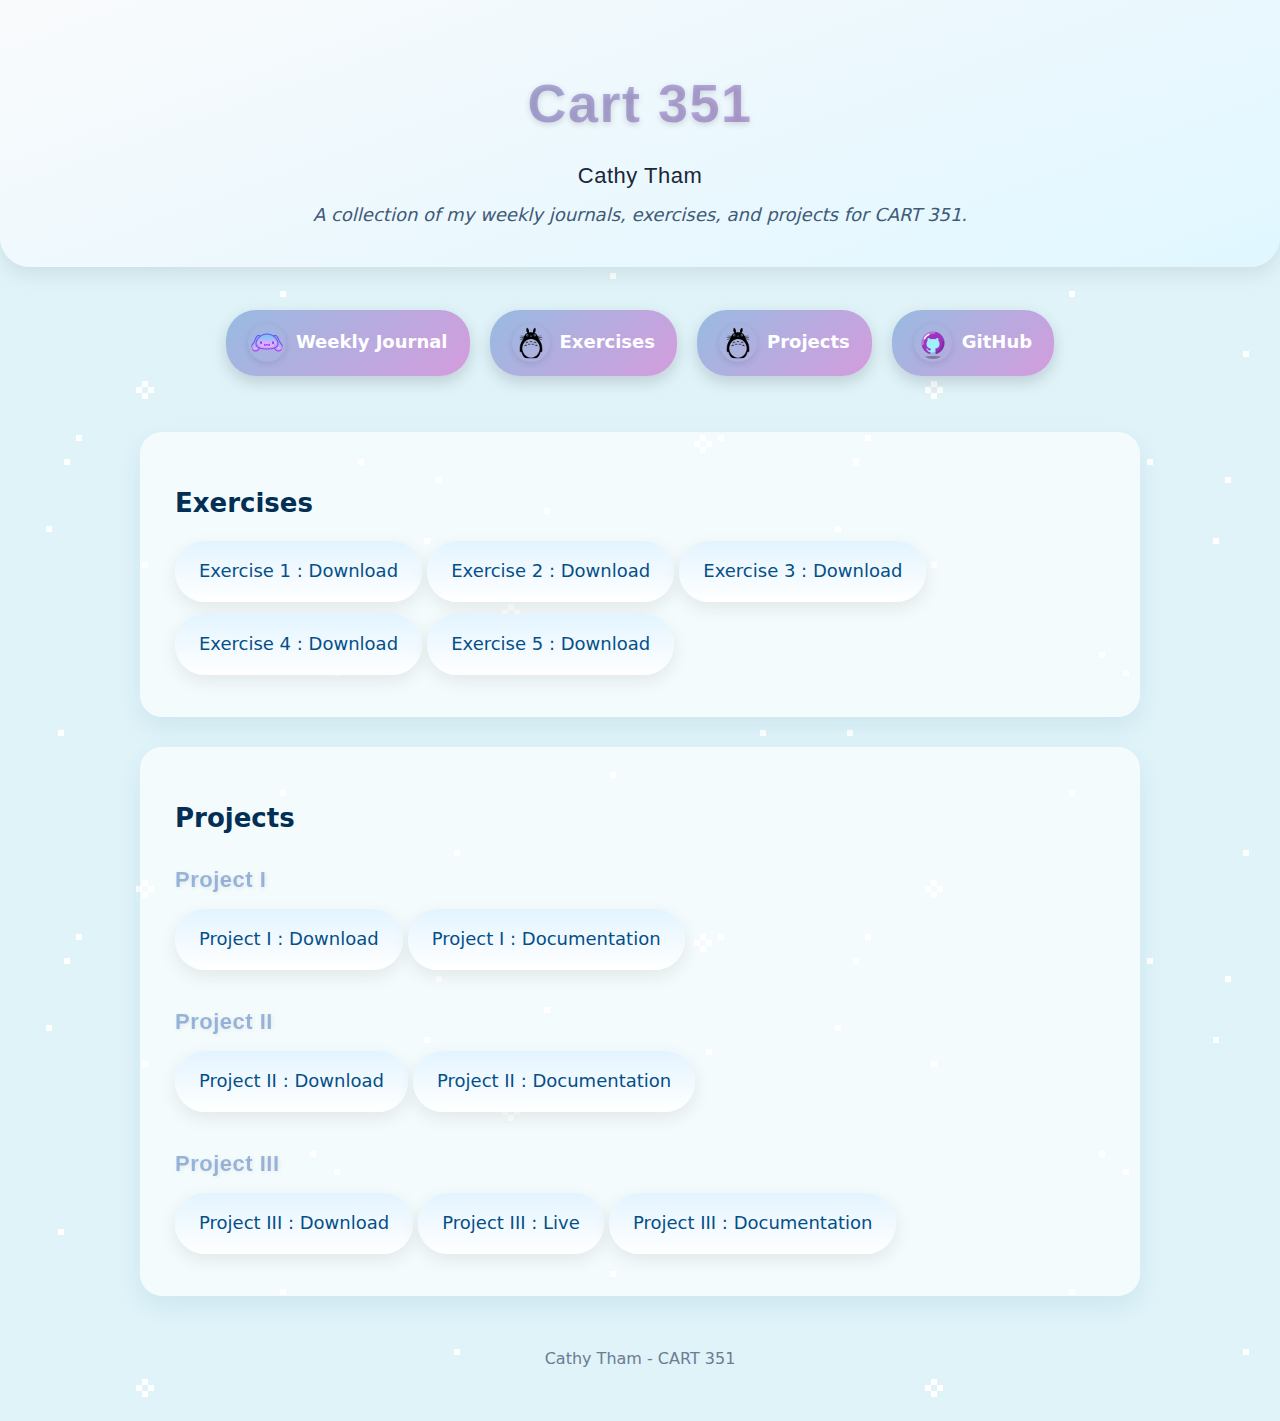
<file: index.html>
<!doctype html>
<html lang="en">
<head>
  <meta charset="utf-8" />
  <meta name="viewport" content="width=device-width, initial-scale=1" />
  <title>Cathy Tham - Cart 351</title>
  <link rel="stylesheet" href="styles/style.css">
</head>
<body>
   <header>
      <div>
        <h1>Cart 351</h1>
        <p class="name">Cathy Tham</p>
        <p class="description">A collection of my weekly journals, exercises, and projects for CART 351.</p>
      </div>
    </header>

  <div class="wrap">
    <!-- Navigation Bar -->
    <nav class="navbar">
      <ul>
        <li><a href="journal.html"><img src="images/cinnamoroll.png" alt="Journal" class="nav-icon">Weekly Journal</a></li>
        <li><a href="#exercises"><img src="images/totoro.png" alt="Journal" class="nav-icon">Exercises</a></li>
        <li><a href="#projects"><img src="images/totoro.png" alt="Journal" class="nav-icon">Projects</a></li>
        <li><a href="https://github.com/cathytham/cart-351" target="_blank"><img src="images/github.png" alt="Journal" class="nav-icon">GitHub</a></li>
      </ul>
    </nav>

    <div>

      <!-- Exercises  -->
    <div class="card" id="exercises">
      <div class="section-title"><h2>Exercises</h2></div>
      <div class="links">
        <a href="./exercises/celine-tran-40296536-cathy-tham-40287326_exercise_one/ex-one.py">Exercise 1 : Download</a>
        <a href="./exercises/cathy-tham-40287326_exercise_two.zip">Exercise 2 : Download</a>
        <a href="./exercises/celine-tran-40296536-cathy-tham-40287326_exercise_3.zip">Exercise 3 : Download</a>
        <a href="./exercises/cathy-tham-40287326_exercise_four.pdf">Exercise 4 : Download</a>
        <a href="./exercises/celine-tran-40296536-cathy-tham-40287326_exercise_5.zip">Exercise 5 : Download</a>
      </div>
    </div>

    <!-- Project I -->
    <div class="card" id="projects">
      <div class="section-title"><h2>Projects</h2></div>
      <div class="project_section"><h3>Project I</h3>
        <div class="links">
          <a href="./project/celine-tran-40296536-cathy-tham-40287326_project1/air_quest_game.py">Project I : Download</a>
          <a href="./project/celine-tran-40296536-cathy-tham-40287326_project1/description.pdf">Project I : Documentation</a>
        </div>
      </div>

      <!-- Project II  -->
        <div class="project_section"><h3>Project II</h3>
          <div class="links">
            <a href="./project/celine-tran-40296536-cathy-tham-40287326_project2.zip">Project II : Download</a>
            <a href="./project/celine-tran-40296536-cathy-tham-40287326_project2/project_description.pdf">Project II : Documentation</a>
          </div>
        </div>

      <!-- Project III  -->
        <div class="project_section"><h3>Project III</h3>
          <div class="links">
            <a href="#">Project III : Download</a>
            <a href="#">Project III : Live</a>
            <a href="#">Project III : Documentation</a>
          </div>
        </div>
      </div>


      <div class="footer">Cathy Tham - CART 351</div>
    </div>
  </div>
</body>
</html>
</file>
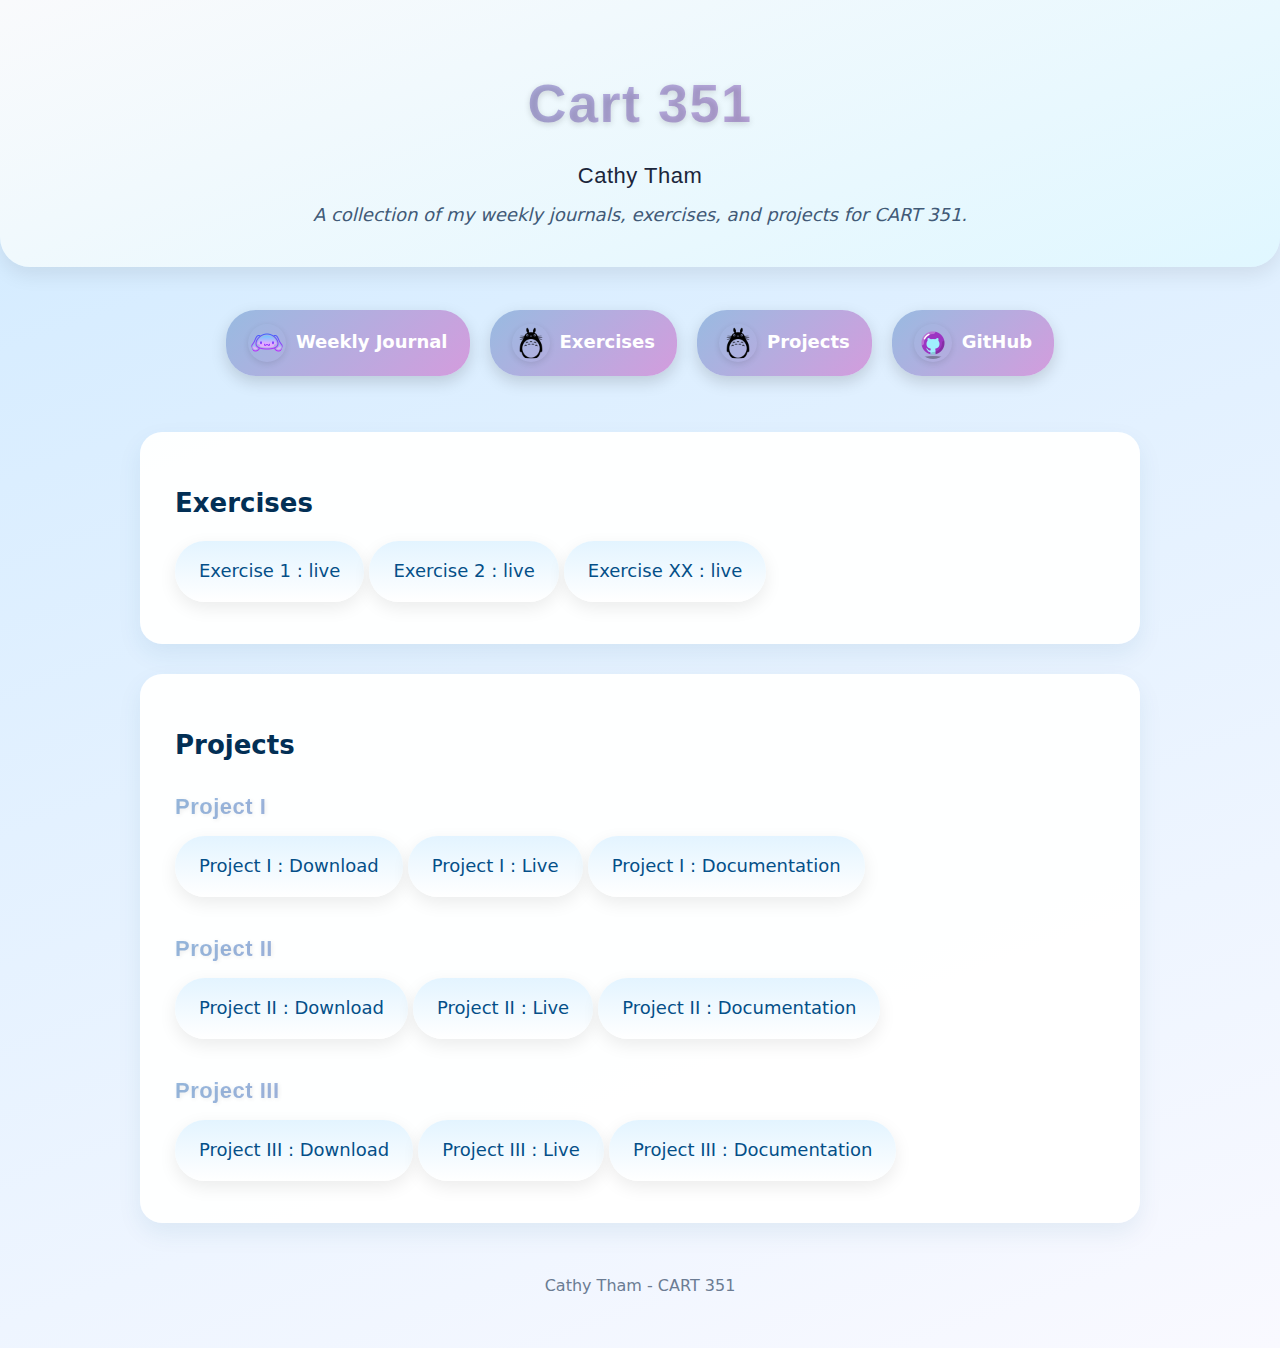
<file: weekly_journal/index.html>
<!doctype html>
<html lang="en">
<head>
  <meta charset="utf-8" />
  <meta name="viewport" content="width=device-width, initial-scale=1" />
  <title>Cathy Tham - Cart 351</title>
  <link rel="stylesheet" href="styles/style.css">
</head>
<body>
   <header>
      <div>
        <h1>Cart 351</h1>
        <p class="name">Cathy Tham</p>
        <p class="description">A collection of my weekly journals, exercises, and projects for CART 351.</p>
      </div>
    </header>

  <div class="wrap">
    <!-- Navigation Bar -->
    <nav class="navbar">
      <ul>
        <li><a href="journal.html"><img src="images/cinnamoroll.png" alt="Journal" class="nav-icon">Weekly Journal</a></li>
        <li><a href="#exercises"><img src="images/totoro.png" alt="Journal" class="nav-icon">Exercises</a></li>
        <li><a href="#projects"><img src="images/totoro.png" alt="Journal" class="nav-icon">Projects</a></li>
        <li><a href="https://github.com/cathytham/cart-351" target="_blank"><img src="images/github.png" alt="Journal" class="nav-icon">GitHub</a></li>
      </ul>
    </nav>

    <div>

      <!-- Exercises  -->
    <div class="card" id="exercises">
      <div class="section-title"><h2>Exercises</h2></div>
      <div class="links">
        <a href="#">Exercise 1 : live</a>
        <a href="#">Exercise 2 : live</a>
        <a href="#">Exercise XX : live</a>
      </div>
    </div>

    <!-- Project I -->
    <div class="card" id="projects">
      <div class="section-title"><h2>Projects</h2></div>
      <div class="project_section"><h3>Project I</h3>
        <div class="links">
          <a href="#">Project I : Download</a>
          <a href="#">Project I : Live</a>
          <a href="#">Project I : Documentation</a>
        </div>
      </div>

      <!-- Project II  -->
        <div class="project_section"><h3>Project II</h3>
          <div class="links">
            <a href="#">Project II : Download</a>
            <a href="#">Project II : Live</a>
            <a href="#">Project II : Documentation</a>
          </div>
        </div>

      <!-- Project III  -->
        <div class="project_section"><h3>Project III</h3>
          <div class="links">
            <a href="#">Project III : Download</a>
            <a href="#">Project III : Live</a>
            <a href="#">Project III : Documentation</a>
          </div>
        </div>
      </div>


      <div class="footer">Cathy Tham - CART 351</div>
    </div>
  </div>
</body>
</html>
</file>
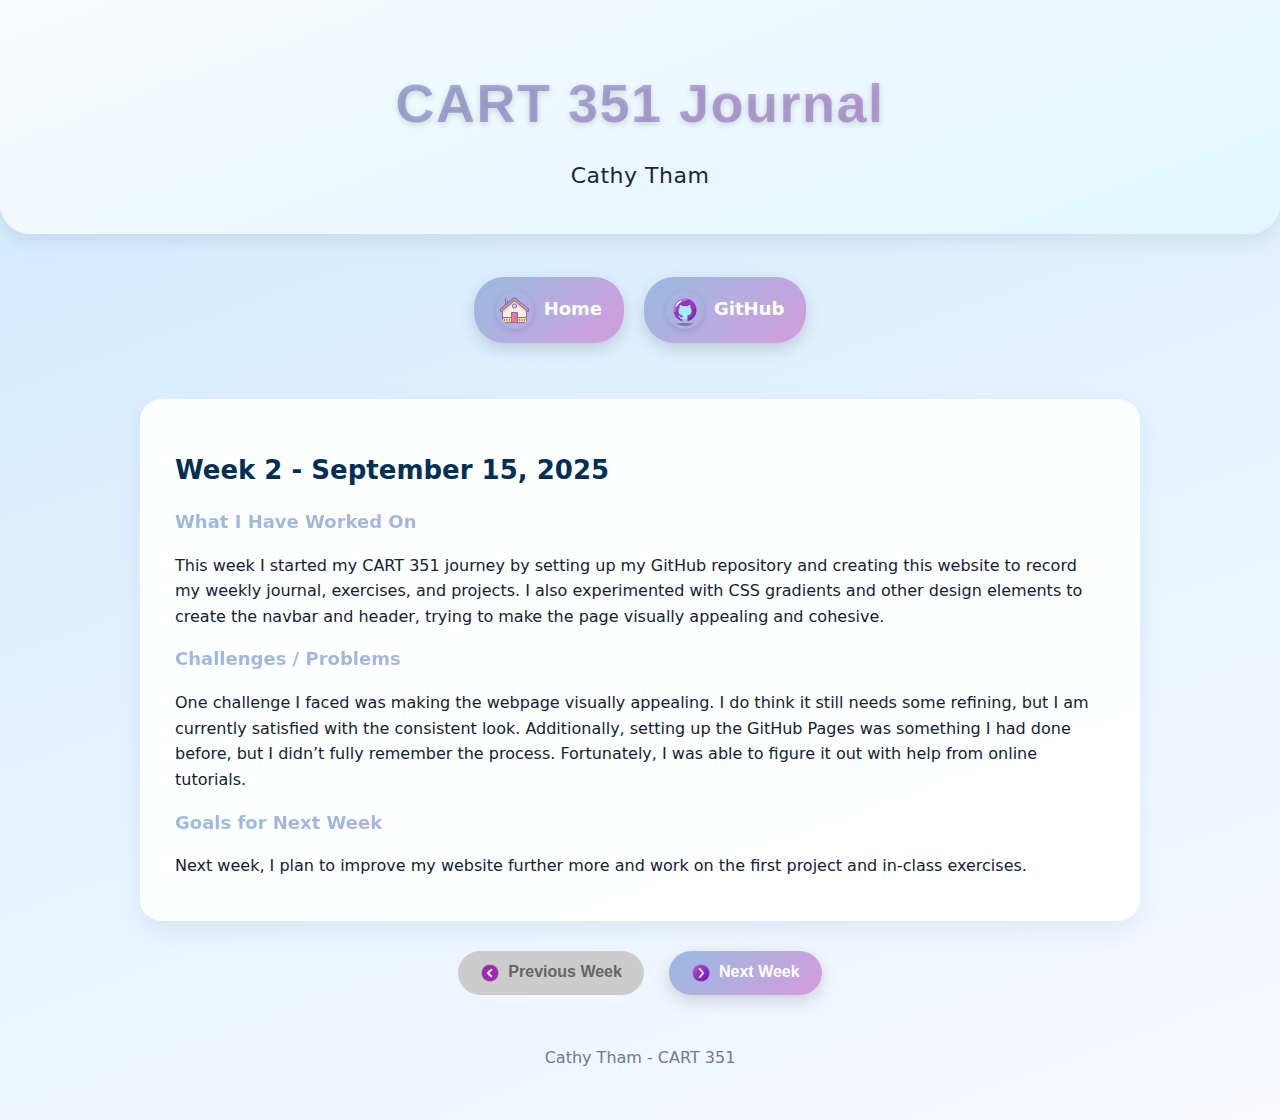
<file: journal.html>
<!DOCTYPE html>
<html lang="en">
<head>
  <meta charset="UTF-8">
  <meta name="viewport" content="width=device-width, initial-scale=1.0">
  <title>Cathy Tham - CART 351 Journal</title>
  <link rel="stylesheet" href="styles/style.css">
  <link rel="stylesheet" href="styles/journal.css">
</head>
<body>
  <header>
    <h1>CART 351 Journal</h1>
    <p class="lead">Cathy Tham</p>
  </header>

  <div class="wrap">
    <!-- Navigation Bar -->
    <nav class="navbar">
      <ul>
        <li><a href="index.html"><img src="images/home.png" alt="Journal" class="nav-icon">Home</a></li>
        <li><a href="https://github.com/cathytham/cart-351" target="_blank"><img src="images/github.png" alt="Journal" class="nav-icon">GitHub</a></li>
      </ul>
    </nav>

    <!-- Journal Entries -->
    <div id="entries">
      <div class="card" id="week2">
        <div class="section-title">
          <h2>Week 2 - September 15, 2025</h2>
        </div>

        <p><strong>What I Have Worked On</strong></p>
        <p>
          This week I started my CART 351 journey by setting up my GitHub repository and creating this website to record my weekly journal, exercises, and projects. I also experimented with CSS gradients and other design elements to create the navbar and header, trying to make the page visually appealing and cohesive.
        </p>

        <p><strong>Challenges / Problems</strong></p>
        <p>
          One challenge I faced was making the webpage visually appealing. I do think it still needs some refining, but I am currently satisfied with the consistent look. Additionally, setting up the GitHub Pages was something I had done before, but I didn’t fully remember the process. Fortunately, I was able to figure it out with help from online tutorials.
        </p>

        <p><strong>Goals for Next Week</strong></p>
        <p>
          Next week, I plan to improve my website further more and work on the first project and in-class exercises.
        </p>
      </div>

      <!-- Add more entries here -->
        <div class="card" id="week3" style="display:none;">
            <div class="section-title">
            <h2>Week 3 - September 22, 2025</h2>
            </div>
            <p><strong>What I Have Worked On</strong></p>
            <p>
              This week, I have worked with APIS, specifically the Weather API and the World Air Quality Index (WAQI) API. I learned how to fetch data from this API with my teammate and display the information on the terminal. The exercise was interesting as it allowed me to understand how to interact with APIs and handle JSON data from external sources. I have also went through the Project 1 quickly, which looked pretty interesting.
            </p>
            <p><strong>Challenges / Problems</strong></p>
            <p>
              The challenge I have faced while doing the Exercise 1 was following the many steps when working with the API. At first, the instruction felt long and I had to reread some steps carefully to make sure I didn't miss anything. Therefore, I had to slow down. Also, I found it was easy to get lost while reading the json output. <br/>
              I also didn’t have time to work on improving my website this week as I was busy with other assignments. I will try to work on it after submitting the project 1.
              </p>
            <p><strong>Goals for Next Week</strong></p>
            <p>
              For next week, I will work on project 1.
            </p>
        </div>

        <div class="card" id="week4" style="display:none;">
            <div class="section-title">
            <h2>Week 4 - September 29, 2025</h2>
            </div>
            <p><strong>What I Have Worked On</strong></p>
            <p>
              This week, we learned about Flask and how to set up a basic web server using it. Flask makes it easier to create web applications with Python. The in-class exercise was helpful as it guided me through the process of setting up a Flask application and creating routes to handle different URLs easily. <br/>
              I have also read and explored the reading under "Bots and Chat titled <i>"Paolo Pedercini: LIKE LIKE neo arcade: The Online Museum of Multiplayer Art (2020)"</i> 
              (<a href="https://www.artnews.com/art-in-america/features/online-museum-multiplayer-art-viewing-experience-igame-1202687851/" target="_blank">link</a>).
              It was interesting to see how the Online Museum of Multiplayer Art (oMoMA) transforms the traditional idea of an art musuem into an interactive and multiplayer space. As the article mentions, LikeLike's aesthetic is very charming and has the feel of a video game. Visitors can move around and explore the virtual environment and interact with other's exhibitions, which makes it fun. It was fascinating to see how technology can be used to create new forms of art and experiences. 
            </p>
            <p><strong>Challenges / Problems</strong></p>
            <p>
              I did not run into any major challenges this week since the in class exercise was straightforward and easy to follow.
              </p>
            <p><strong>Goals for Next Week</strong></p>
            <p>
              Finish Project 1 
            </p>
        </div>

        <div class="card" id="week5" style="display:none;">
            <div class="section-title">
            <h2>Week 5 - October 6, 2025</h2>
            </div>
            <p><strong>What I Have Worked On</strong></p>
            <p>
              This week, I worked on Project 1 with my teammate. Our project is called <i><a href="./project/celine-tran-40296536-cathy-tham-40287326_project1/air_quest_game.py">AirQuest</a></i>, a terminal-based game that uses real-time air quality data from the World Air Quality Index (WAQI) API. The users can enter different cities and gain or lose health percentages depending on the air quality of the city. <br/>
              We also used PyFiglet, Rich, and Colorama to add visual with ASCII art, color-coded messages, and poetic warnings to make it a bit more fun to play. <br/>
              This project was really fun, and I learned a lot about the stylizing the terminal and making text-based games more engaging. The gamification part also made the experience a lot more interesting than simply printing data to the screen.
            </p>
            <p><strong>Challenges / Problems</strong></p>
            <p>
              Working in the terminal was more challenging than I expected as there are some things we can't do easily, like precise layout or GIFs. It required some experimentation to make the visuals look good. Overall, I learned a lot through this project and had fun creating the game.
            </p>
            <p><strong>Goals for After Reading Week</strong></p>
            <p>
              Work on Exercise 2 and explore another reading
            </p>
        </div>

        <div class="card" id="week6" style="display:none;">
            <div class="section-title">
            <h2>Week 6 - October 13, 2025</h2>
            </div>
            <p><strong>Reading Week</strong></p>
            <p><strong>Goals for Next Week</strong></p>
            <p>
              Work on Exercise 2 and explore another reading
            </p>
        </div>

        <div class="card" id="week7" style="display:none;">
            <div class="section-title">
            <h2>Week 7 - October 20, 2025</h2>
            </div>
            <p><strong>What I have Worked On</strong></p>
            <p>
              This week, we continued working with Flask and learned about how templates using Jinja connect with routes to create dymanic web pages. Also, I have worked on exercise 2, which helped me understand better how Python and HTML connects.
              <br/>
              I have also read and explored the reading under "Data & Collection"  titled <i>"Giorgia Lupi and Stephanie Posavec: Dear Data"</i> 
              (<a href="https://www.dear-data.com/theproject" target="_blank">link</a>).
              The project "Dear Data" is a very interesting exploration of personal data drawn on postcards exchanged between Giorgia Lupi and Stephanie Posavec over a year. Each week, they collected data about their daily lives, showing how data can be represented beautifully as emotions, interactions and habits instead of just numbers and charts. I found the hand-drawn postcards really beautiful and inspiring. They made me want to journal and use drawing as a way to express my feelings. This project is unique and makes data feel more personal, giving each one of them its own story. <br/>
            </p>
            <p><strong>Challenges / Problems</strong></p>
            <p>
              At first, I didn’t fully understand how passing variables from Python to HTML worked. However, after doing the the exercise, asking my teammate questions and experimenting a bit, I was able to grasp the concept better.
            </p>
            <p><strong>Goals for Next Week</strong></p>
            <p>
              Work on Project 2 with my teammate
            </p>
        </div>

        <div class="card" id="week8" style="display:none;">
            <div class="section-title">
            <h2>Week 9 - October 27, 2025</h2>
            </div>
            <p><strong>What I have Worked On</strong></p>
            <p>
              This week, we continued working with Flask and focused more on how to handle forms and user input using GET and POST methods. Also, we have learned about sessions and how they can be used to store user data across different pages. It helped me understand how websites "store" information temporarily without using a database, which is something new to me and would be very useful. We also looked at how Flask can communicate with JavaScript using Fetch API to send and received data without reloading the page. <br/>
              My teammate and I also started planning for Project 2, which is based on an idea we have for another class. Our project is a web application called Split Decision designed to make group decision-making easier, more engaging and fun. It will allow users to input data (where to eat for ecxample), play some quick games and see the final decision displayed at the end. <br/>
            </p>
            <p><strong>Challenges / Problems</strong></p>
            <p>
              At first, I didn’t fully understand how everything worked. However, after going through the examples in class, I began to understand how JavaScript, HTML forms, and Flask routes work together to handle user input and display content afterwards.
            </p>
            <p><strong>Goals for Next Week</strong></p>
            <p>
              Finish Project 2 with my teammate
            </p>
        </div>


        <!-- Next Week Button -->
        <div style="text-align: center; margin-top: 20px;">
            <button id="prevBtn"><img src="images/previous.png" alt="Previous" class="nav-icon">Previous Week</button>
            <button id="nextBtn"><img src="images/next.png" alt="Next" class="nav-icon">Next Week</button>
        </div>


    </div>

    <div class="footer">Cathy Tham - CART 351</div>
  </div>

  <script src="scripts/journal.js"></script>
</body>
</html>
</file>
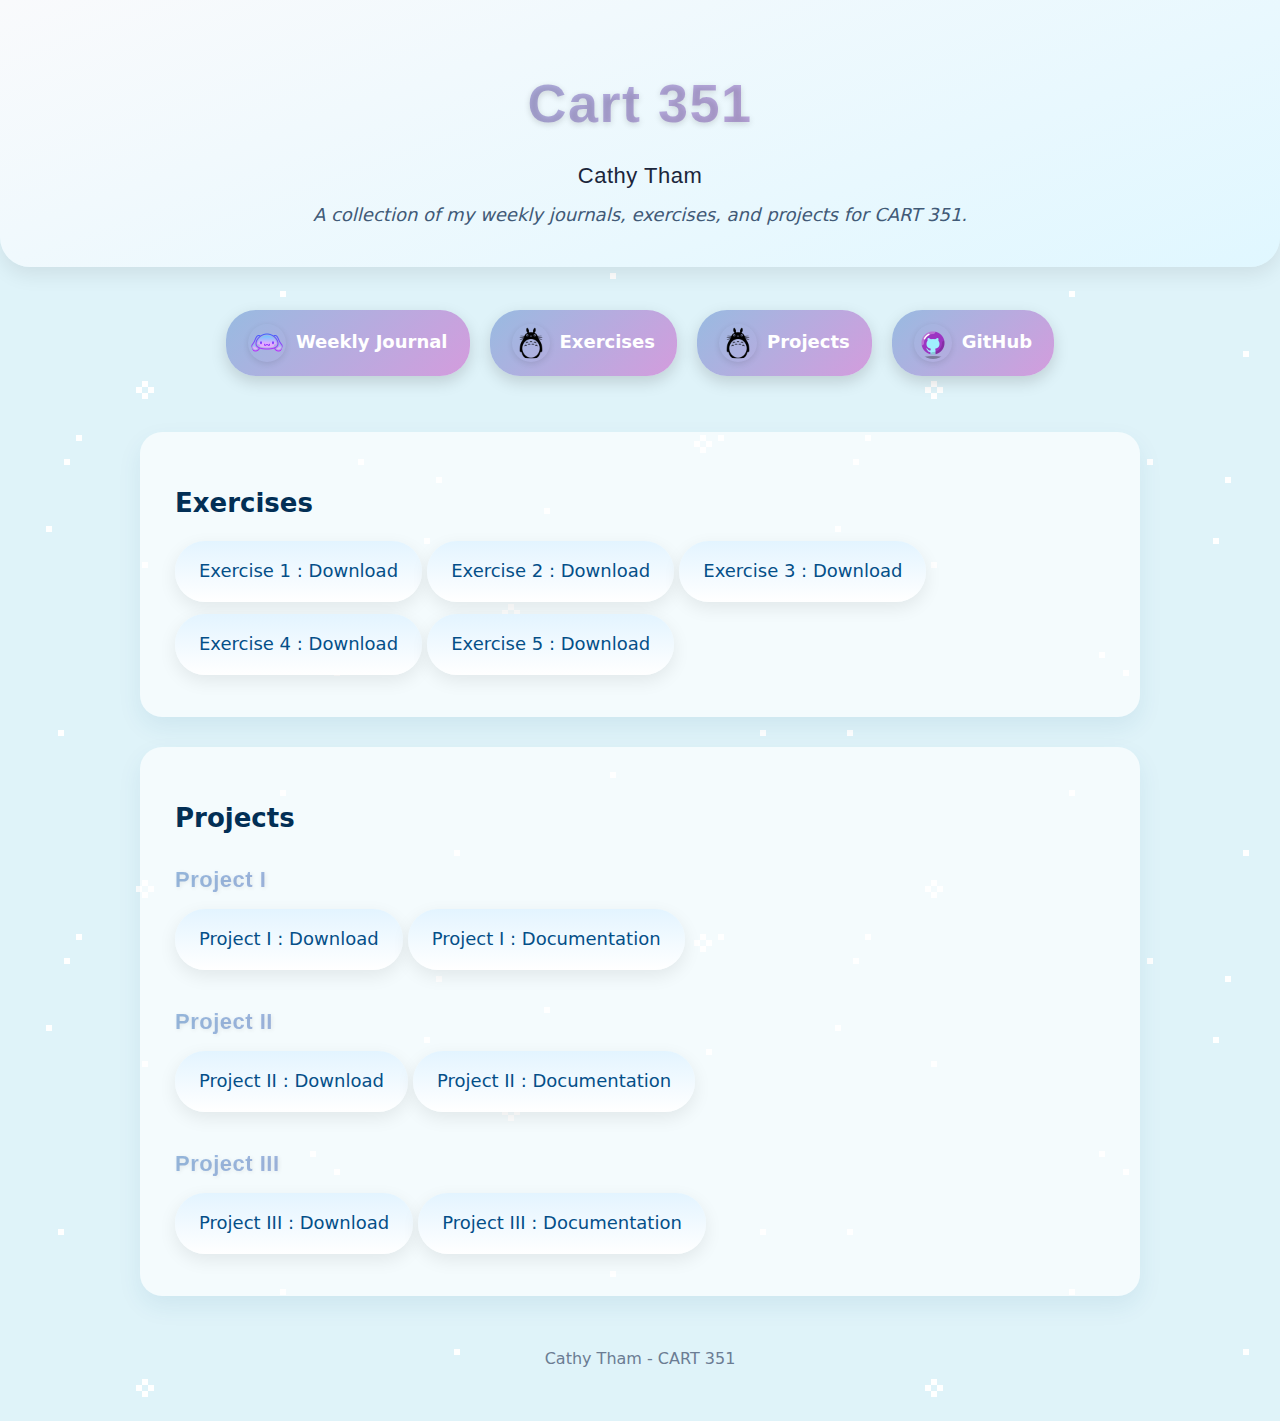
<file: mainPage.html>
<!doctype html>
<html lang="en">
<head>
  <meta charset="utf-8" />
  <meta name="viewport" content="width=device-width, initial-scale=1" />
  <title>Cathy Tham - Cart 351</title>
  <link rel="stylesheet" href="styles/style.css">
</head>
<body>
   <header>
      <div>
        <h1>Cart 351</h1>
        <p class="name">Cathy Tham</p>
        <p class="description">A collection of my weekly journals, exercises, and projects for CART 351.</p>
      </div>
    </header>

  <div class="wrap">
    <!-- Navigation Bar -->
    <nav class="navbar">
      <ul>
        <li><a href="journal.html"><img src="images/cinnamoroll.png" alt="Journal" class="nav-icon">Weekly Journal</a></li>
        <li><a href="#exercises"><img src="images/totoro.png" alt="Exercise" class="nav-icon">Exercises</a></li>
        <li><a href="#projects"><img src="images/totoro.png" alt="Project" class="nav-icon">Projects</a></li>
        <li><a href="https://github.com/cathytham/cart-351" target="_blank"><img src="images/github.png" alt="Journal" class="nav-icon">GitHub</a></li>
      </ul>
    </nav>

    <div>

      <!-- Exercises  -->
    <div class="card" id="exercises">
      <div class="section-title"><h2>Exercises</h2></div>
      <div class="links">
        <a href="./exercises/celine-tran-40296536-cathy-tham-40287326_exercise_one/ex-one.py">Exercise 1 : Download</a>
        <a href="./exercises/cathy-tham-40287326_exercise_two.zip">Exercise 2 : Download</a>
        <a href="./exercises/celine-tran-40296536-cathy-tham-40287326_exercise_3.zip">Exercise 3 : Download</a>
        <a href="./exercises/cathy-tham-40287326_exercise_four.pdf">Exercise 4 : Download</a>
        <a href="./exercises/celine-tran-40296536-cathy-tham-40287326_exercise_five.zip">Exercise 5 : Download</a>
      </div>
    </div>

    <!-- Project I -->
    <div class="card" id="projects">
      <div class="section-title"><h2>Projects</h2></div>
      <div class="project_section"><h3>Project I</h3>
        <div class="links">
          <a href="./project/celine-tran-40296536-cathy-tham-40287326_project1/air_quest_game.py">Project I : Download</a>
          <a href="./project/celine-tran-40296536-cathy-tham-40287326_project1/description.pdf">Project I : Documentation</a>
        </div>
      </div>

      <!-- Project II  -->
        <div class="project_section"><h3>Project II</h3>
          <div class="links">
            <a href="./project/celine-tran-40296536-cathy-tham-40287326_project2.zip">Project II : Download</a>
            <a href="./project/celine-tran-40296536-cathy-tham-40287326_project2/project_description.pdf">Project II : Documentation</a>
          </div>
        </div>

      <!-- Project III  -->
        <div class="project_section"><h3>Project III</h3>
          <div class="links">
            <a href="./project/celine-tran-40296536-cathy-tham-40287326_project3.zip">Project III : Download</a>
            <a href="./project/celine-tran-40296536-cathy-tham-40287326_project3/Documentation-projectIII.pdf">Project III : Documentation</a>
          </div>
        </div>
      </div>


      <div class="footer">Cathy Tham - CART 351</div>
    </div>
  </div>
</body>
</html>
</file>
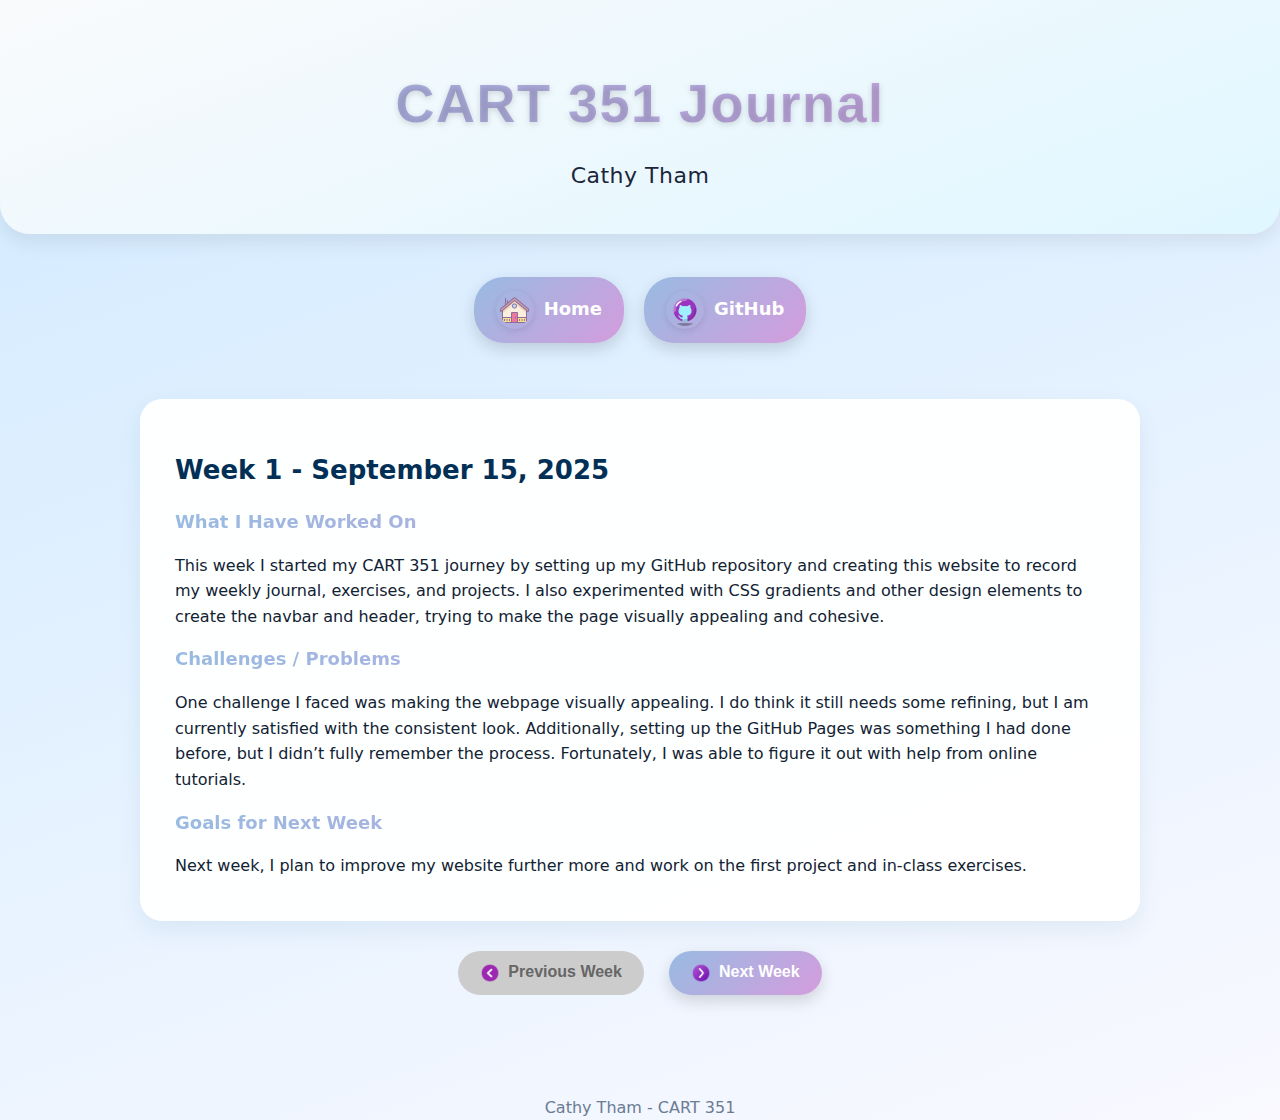
<file: weekly_journal/journal.html>
<!DOCTYPE html>
<html lang="en">
<head>
  <meta charset="UTF-8">
  <meta name="viewport" content="width=device-width, initial-scale=1.0">
  <title>Cathy Tham - CART 351 Journal</title>
  <link rel="stylesheet" href="styles/style.css">
  <link rel="stylesheet" href="styles/journal.css">
</head>
<body>
  <header>
    <h1>CART 351 Journal</h1>
    <p class="lead">Cathy Tham</p>
  </header>

  <div class="wrap">
    <!-- Navigation Bar -->
    <nav class="navbar">
      <ul>
        <li><a href="index.html"><img src="images/home.png" alt="Journal" class="nav-icon">Home</a></li>
        <li><a href="https://github.com/cathytham/cart-351" target="_blank"><img src="images/github.png" alt="Journal" class="nav-icon">GitHub</a></li>
      </ul>
    </nav>

    <!-- Journal Entries -->
    <div id="entries">
      <div class="card" id="week1">
        <div class="section-title">
          <h2>Week 1 - September 15, 2025</h2>
        </div>

        <p><strong>What I Have Worked On</strong></p>
        <p>
          This week I started my CART 351 journey by setting up my GitHub repository and creating this website to record my weekly journal, exercises, and projects. I also experimented with CSS gradients and other design elements to create the navbar and header, trying to make the page visually appealing and cohesive.
        </p>

        <p><strong>Challenges / Problems</strong></p>
        <p>
          One challenge I faced was making the webpage visually appealing. I do think it still needs some refining, but I am currently satisfied with the consistent look. Additionally, setting up the GitHub Pages was something I had done before, but I didn’t fully remember the process. Fortunately, I was able to figure it out with help from online tutorials.
        </p>

        <p><strong>Goals for Next Week</strong></p>
        <p>
          Next week, I plan to improve my website further more and work on the first project and in-class exercises.
        </p>
      </div>

      <!-- Add more entries here -->
        <div class="card" id="week2" style="display:none;">
            <div class="section-title">
            <h2>Week 2 - September 21, 2025</h2>
            </div>
            <p><strong>What I Have Worked On</strong></p>
            <p>
            </p>
            <p><strong>Challenges / Problems</strong></p>
            <p>
            </p>
            <p><strong>Goals for Next Week</strong></p>
            <p>
            </p>
        </div>
        </div>

        <!-- Next Week Button -->
        <div style="text-align: center; margin-top: 20px;">
            <button id="prevBtn"><img src="images/previous.png" alt="Previous" class="nav-icon">Previous Week</button>
            <button id="nextBtn"><img src="images/next.png" alt="Next" class="nav-icon">Next Week</button>
        </div>


    </div>

    <div class="footer">Cathy Tham - CART 351</div>
  </div>

  <script src="scripts/journal.js"></script>
</body>
</html>
</file>
<file: styles/style.css>
body {
  background-image: url("../images/starBackground.gif");
  margin: 0;
  padding: 0;
  font-family: 'Inter', system-ui, sans-serif;
  color: #123;
  line-height: 1.6;
  cursor: url(../images/cursor1.png), auto;
  animation: cursor 0.3s linear infinite;
}

@keyframes cursor {
  0% {
    cursor: url('../images/cursor1.png'), auto;
  }

  100% {
    cursor: url('../images/cursor2.png'), auto;
  }
}

/* Header */
header {
  text-align: center;
  padding: 60px 20px 40px 20px;
  margin-bottom: 2.5%;
  background: linear-gradient(160deg, #f9fafc, #e0f7ff); 
  border-radius: 0 0 30px 30px;
  box-shadow: 0 8px 20px rgba(0,0,0,0.08);
}

header h1 {
  font-size: 54px;
  margin: 0;
  font-family: 'Poppins', sans-serif;
  font-weight: 800; 
  background: linear-gradient(135deg, #98bbe1, #d49cdd); 
  -webkit-background-clip: text;
  -webkit-text-fill-color: transparent;
  letter-spacing: 1.5px;
  text-shadow: 0 2px 6px rgba(0,0,0,0.15); 
}

header p.name {
  font-size: 22px;
  margin: 12px 0 0 0;
  font-family: 'Inter', sans-serif;
  font-weight: 500;
  color: #1b263b; 
  letter-spacing: 0.5px;
}

header p.description {
  font-size: 18px;
  margin: 8px 0 0 0;
  color: #415a77; 
  font-weight: 400;
  font-style: italic;
  line-height: 1.4;
}

.wrap {
  max-width: 1000px;
  margin: 0 auto;
  padding: 20px 20px 50px 20px;
}

/* Navbar */
.navbar {
  display: flex;
  justify-content: center;
  margin: -25px 0 40px 0;
  z-index: 10;
  position: relative;
}

.navbar ul {
  list-style: none;
  padding: 0;
  display: flex;
  gap: 20px;
  flex-wrap: wrap;
}

.navbar ul li a {
  text-decoration: none;
  font-weight: 600;
  font-size: 18px;
  color: #fff;
  padding: 14px 22px;
  border-radius: 30px;
  display: inline-flex;
  align-items: center;
  gap: 10px;
  background: linear-gradient(135deg, #98bbe1, #d49cdd);
  box-shadow: 0 6px 16px rgba(0, 0, 0, 0.15);
  transition: all 0.3s ease;
}

.navbar ul li a:hover {
  transform: translateY(-3px);
  box-shadow: 0 8px 20px rgba(0,0,0,0.2);
  background: linear-gradient(135deg, #7eb1e7, #d482de);
}

.navbar .nav-icon {
  width: 32px;
  height: 32px;
  border-radius: 50%;
  padding: 3px;
  box-shadow: 0 2px 6px rgba(0,0,0,0.1);
}

/* Exercises/Projects */
.card {
  background: rgba(255, 255, 255, 0.64);
  border-radius: 22px;
  padding: 30px 35px;
  margin-bottom: 30px;
  box-shadow: 0 10px 25px rgba(16, 85, 122, 0.08);
  transition: transform 0.3s, box-shadow 0.3s;
}

.card:hover {
  transform: translateY(-6px);
  box-shadow: 0 14px 35px rgba(16, 85, 122, 0.15);
}

/* Section titles inside cards */
.section-title h2 {
  font-size: 26px;
  color: #022f55;
  margin-bottom: 16px;
}

.links a {
  display: inline-flex;
  align-items: center;
  gap: 12px;
  padding: 16px 24px;
  margin-bottom: 12px;
  text-decoration: none;
  color: #044f88;
  background: linear-gradient(180deg, #e3f4ff, #ffffff);
  border-radius: 30px;
  font-weight: 500;
  font-size: 18px;
  box-shadow: 0 6px 18px rgba(0,0,0,0.08);
  transition: all 0.3s ease;
}

.links a:hover {
  background: linear-gradient(135deg, #b0dfffd1, #80ceffbe);
  color: #022f55;
  transform: translateY(-2px);
  box-shadow: 0 8px 20px rgba(0,0,0,0.12);
}

.links a .link-icon {
  width: 28px;
  height: 28px;
  border-radius: 50%;
  background: #fff;
  padding: 3px;
  box-shadow: 0 2px 6px rgba(0,0,0,0.1);
}

.project_section h3 {
  font-size: 22px;
  margin-bottom: 12px;
  font-family: 'Poppins', sans-serif;
  font-weight: 700;
  background: linear-gradient(135deg, #98bbe1, #d49cdd);
  -webkit-background-clip: text;
  -webkit-text-fill-color: transparent;
  letter-spacing: 0.5px;
  text-shadow: 1px 1px 4px rgba(0,0,0,0.08);
  transition: all 0.3s ease;
}

.project_section h3:hover {
  transform: translateY(-2px);
  text-shadow: 2px 2px 6px rgba(0,0,0,0.15);
}


/*Footer */
.footer {
  text-align: center;
  margin-top: 50px;
  font-size: 16px;
  color: #6b7c93;
}

@media (max-width: 768px) {
  header h1 { font-size: 42px; }
  header p.name { font-size: 20px; }
  .card { padding: 25px 30px; }
  .navbar ul li a { font-size: 16px; padding: 12px 18px; }
  .links a { font-size: 16px; padding: 12px 18px; }
}

@media (max-width: 480px) {
  header h1 { font-size: 34px; }
  header p.name { font-size: 18px; }
  .card { padding: 20px 25px; }
  .navbar ul { gap: 12px; }
  .navbar ul li a { font-size: 14px; padding: 10px 15px; }
  .links a { font-size: 15px; padding: 10px 14px; }
}


/* cursor animation removed — use static image cursor for compatibility */
</file>
<file: weekly_journal/styles/style.css>
body {
  margin: 0;
  padding: 0;
  font-family: 'Inter', system-ui, sans-serif;
  background: linear-gradient(160deg, #d0eaff, #f9f9ff); /* soft pastel gradient */
  color: #123;
  line-height: 1.6;
}

/* Header */
header {
  text-align: center;
  padding: 60px 20px 40px 20px;
  margin-bottom: 2.5%;
  background: linear-gradient(160deg, #f9fafc, #e0f7ff); 
  border-radius: 0 0 30px 30px;
  box-shadow: 0 8px 20px rgba(0,0,0,0.08);
}

header h1 {
  font-size: 54px;
  margin: 0;
  font-family: 'Poppins', sans-serif;
  font-weight: 800; 
  background: linear-gradient(135deg, #98bbe1, #d49cdd); 
  -webkit-background-clip: text;
  -webkit-text-fill-color: transparent;
  letter-spacing: 1.5px;
  text-shadow: 0 2px 6px rgba(0,0,0,0.15); 
}

header p.name {
  font-size: 22px;
  margin: 12px 0 0 0;
  font-family: 'Inter', sans-serif;
  font-weight: 500;
  color: #1b263b; 
  letter-spacing: 0.5px;
}

header p.description {
  font-size: 18px;
  margin: 8px 0 0 0;
  color: #415a77; 
  font-weight: 400;
  font-style: italic;
  line-height: 1.4;
}

.wrap {
  max-width: 1000px;
  margin: 0 auto;
  padding: 20px 20px 50px 20px;
}

/* Navbar */
.navbar {
  display: flex;
  justify-content: center;
  margin: -25px 0 40px 0;
  z-index: 10;
  position: relative;
}

.navbar ul {
  list-style: none;
  padding: 0;
  display: flex;
  gap: 20px;
  flex-wrap: wrap;
}

.navbar ul li a {
  text-decoration: none;
  font-weight: 600;
  font-size: 18px;
  color: #fff;
  padding: 14px 22px;
  border-radius: 30px;
  display: inline-flex;
  align-items: center;
  gap: 10px;
  background: linear-gradient(135deg, #98bbe1, #d49cdd);
  box-shadow: 0 6px 16px rgba(0, 0, 0, 0.15);
  transition: all 0.3s ease;
}

.navbar ul li a:hover {
  transform: translateY(-3px);
  box-shadow: 0 8px 20px rgba(0,0,0,0.2);
  background: linear-gradient(135deg, #7eb1e7, #d482de);
}

.navbar .nav-icon {
  width: 32px;
  height: 32px;
  border-radius: 50%;
  padding: 3px;
  box-shadow: 0 2px 6px rgba(0,0,0,0.1);
}

/* Exercises/Projects */
.card {
  background: rgba(255, 255, 255, 0.95);
  border-radius: 22px;
  padding: 30px 35px;
  margin-bottom: 30px;
  box-shadow: 0 10px 25px rgba(16, 85, 122, 0.08);
  transition: transform 0.3s, box-shadow 0.3s;
}

.card:hover {
  transform: translateY(-6px);
  box-shadow: 0 14px 35px rgba(16, 85, 122, 0.15);
}

/* Section titles inside cards */
.section-title h2 {
  font-size: 26px;
  color: #022f55;
  margin-bottom: 16px;
}

.links a {
  display: inline-flex;
  align-items: center;
  gap: 12px;
  padding: 16px 24px;
  margin-bottom: 12px;
  text-decoration: none;
  color: #044f88;
  background: linear-gradient(180deg, #e3f4ff, #ffffff);
  border-radius: 30px;
  font-weight: 500;
  font-size: 18px;
  box-shadow: 0 6px 18px rgba(0,0,0,0.08);
  transition: all 0.3s ease;
}

.links a:hover {
  background: linear-gradient(135deg, #b0e0ff, #80cfff);
  color: #022f55;
  transform: translateY(-2px);
  box-shadow: 0 8px 20px rgba(0,0,0,0.12);
}

.links a .link-icon {
  width: 28px;
  height: 28px;
  border-radius: 50%;
  background: #fff;
  padding: 3px;
  box-shadow: 0 2px 6px rgba(0,0,0,0.1);
}

.project_section h3 {
  font-size: 22px;
  margin-bottom: 12px;
  font-family: 'Poppins', sans-serif;
  font-weight: 700;
  background: linear-gradient(135deg, #98bbe1, #d49cdd);
  -webkit-background-clip: text;
  -webkit-text-fill-color: transparent;
  letter-spacing: 0.5px;
  text-shadow: 1px 1px 4px rgba(0,0,0,0.08);
  transition: all 0.3s ease;
}

.project_section h3:hover {
  transform: translateY(-2px);
  text-shadow: 2px 2px 6px rgba(0,0,0,0.15);
}


/*Footer */
.footer {
  text-align: center;
  margin-top: 50px;
  font-size: 16px;
  color: #6b7c93;
}

@media (max-width: 768px) {
  header h1 { font-size: 42px; }
  header p.name { font-size: 20px; }
  .card { padding: 25px 30px; }
  .navbar ul li a { font-size: 16px; padding: 12px 18px; }
  .links a { font-size: 16px; padding: 12px 18px; }
}

@media (max-width: 480px) {
  header h1 { font-size: 34px; }
  header p.name { font-size: 18px; }
  .card { padding: 20px 25px; }
  .navbar ul { gap: 12px; }
  .navbar ul li a { font-size: 14px; padding: 10px 15px; }
  .links a { font-size: 15px; padding: 10px 14px; }
}
</file>
<file: styles/journal.css>
body {
  margin: 0;
  padding: 0;
  font-family: 'Inter', system-ui, sans-serif;
  background: linear-gradient(160deg, #d0eaff, #f9f9ff);
  color: #123;
  line-height: 1.6;
}

/* Header */
header {
  text-align: center;
  padding: 60px 20px 40px 20px;
  margin-bottom: 2.5%;
  background: linear-gradient(160deg, #f9fafc, #e0f7ff);
  border-radius: 0 0 30px 30px;
  box-shadow: 0 8px 20px rgba(0,0,0,0.08);
}

header h1 {
  font-size: 54px;
  margin: 0;
  font-family: 'Poppins', sans-serif;
  font-weight: 800;
  background: linear-gradient(135deg, #98bbe1, #d49cdd);
  -webkit-background-clip: text;
  -webkit-text-fill-color: transparent;
  letter-spacing: 1.5px;
  text-shadow: 0 2px 6px rgba(0,0,0,0.15);
}

header p.lead {
  font-size: 22px;
  margin: 12px 0 0 0;
  font-weight: 500;
  color: #1b263b;
  letter-spacing: 0.5px;
}

.wrap {
  max-width: 1000px;
  margin: 0 auto;
  padding: 20px 20px 50px 20px;
}

/* Navbar */
.navbar {
  display: flex;
  justify-content: center;
  margin: -25px 0 40px 0;
  z-index: 10;
  position: relative;
}

.navbar ul {
  list-style: none;
  padding: 0;
  display: flex;
  gap: 20px;
  flex-wrap: wrap;
}

.navbar ul li a {
  text-decoration: none;
  font-weight: 600;
  font-size: 18px;
  color: #fff;
  padding: 14px 22px;
  border-radius: 30px;
  display: inline-flex;
  align-items: center;
  gap: 10px;
  background: linear-gradient(135deg, #98bbe1, #d49cdd);
  box-shadow: 0 6px 16px rgba(0,0,0,0.15);
  transition: all 0.3s ease;
}

.navbar ul li a:hover {
  transform: translateY(-3px);
  box-shadow: 0 8px 20px rgba(0,0,0,0.2);
  background: linear-gradient(135deg, #7eb1e7, #d482de);
}

/*Journal Entries */
.card {
  background: rgba(255, 255, 255, 0.95);
  border-radius: 22px;
  padding: 30px 35px;
  margin-bottom: 30px;
  box-shadow: 0 10px 25px rgba(16, 85, 122, 0.08);
  transition: transform 0.3s, box-shadow 0.3s;
  min-width: 350px;
}

.card:hover {
  transform: translateY(-6px);
  box-shadow: 0 14px 35px rgba(16, 85, 122, 0.15);
}

.section-title h2 {
  font-size: 26px;
  color: #022f55;
  margin-bottom: 16px;
}

.card p strong {
  display: block;
  font-size: 18px;
  font-weight: 700;
  margin-top: 15px;
  margin-bottom: 8px;
  background: linear-gradient(135deg, #98bbe1, #d49cdd);
  -webkit-background-clip: text;
  -webkit-text-fill-color: transparent;
}

.card p {
  font-size: 16px;
  color: #123;
  line-height: 1.6;
  margin-bottom: 12px;
}
/* Next/Previous Buttons */
#nextBtn, #prevBtn {
  background: linear-gradient(135deg, #98bbe1, #d49cdd);
  color: #fff;
  font-weight: 600;
  font-size: 16px;
  padding: 12px 22px;
  border: none;
  border-radius: 30px;
  cursor: pointer;
  margin: 0 10px;
  box-shadow: 0 6px 16px rgba(0,0,0,0.15);
  transition: all 0.3s ease;
}

#nextBtn:hover, #prevBtn:hover {
  transform: translateY(-2px);
  box-shadow: 0 8px 20px rgba(0,0,0,0.2);
  background: linear-gradient(135deg, #7eb1e7, #d482de);
}

#nextBtn:disabled, #prevBtn:disabled {
  background: #ccc;
  color: #666;
  cursor: not-allowed;
  box-shadow: none;
}

#nextBtn img,
#prevBtn img {
  width: 20px;
  height: 20px;
  margin-right: 8px;
  vertical-align: middle;
}


/* Footer */
.footer {
  text-align: center;
  margin-top: 50px;
  font-size: 16px;
  color: #6b7c93;
}

@media (max-width: 768px) {
  header h1 { font-size: 42px; }
  header p.lead { font-size: 20px; }
  .card { padding: 25px 30px; }
  .navbar ul li a { font-size: 16px; padding: 12px 18px; }
  .card p { font-size: 15px; }
  .section-title h2 { font-size: 22px; }
}

@media (max-width: 480px) {
  header h1 { font-size: 34px; }
  header p.lead { font-size:18px; }
  .card { padding: 20px 25px; }
  .navbar ul { gap: 12px; }
  .navbar ul li a { font-size: 14px; padding: 10px 15px; }
  .card p { font-size: 14px; }
  .section-title h2 { font-size: 20px; }
}
</file>
<file: weekly_journal/styles/journal.css>
body {
  margin: 0;
  padding: 0;
  font-family: 'Inter', system-ui, sans-serif;
  background: linear-gradient(160deg, #d0eaff, #f9f9ff);
  color: #123;
  line-height: 1.6;
}

/* Header */
header {
  text-align: center;
  padding: 60px 20px 40px 20px;
  margin-bottom: 2.5%;
  background: linear-gradient(160deg, #f9fafc, #e0f7ff);
  border-radius: 0 0 30px 30px;
  box-shadow: 0 8px 20px rgba(0,0,0,0.08);
}

header h1 {
  font-size: 54px;
  margin: 0;
  font-family: 'Poppins', sans-serif;
  font-weight: 800;
  background: linear-gradient(135deg, #98bbe1, #d49cdd);
  -webkit-background-clip: text;
  -webkit-text-fill-color: transparent;
  letter-spacing: 1.5px;
  text-shadow: 0 2px 6px rgba(0,0,0,0.15);
}

header p.lead {
  font-size: 22px;
  margin: 12px 0 0 0;
  font-weight: 500;
  color: #1b263b;
  letter-spacing: 0.5px;
}

.wrap {
  max-width: 1000px;
  margin: 0 auto;
  padding: 20px 20px 50px 20px;
}

/* Navbar */
.navbar {
  display: flex;
  justify-content: center;
  margin: -25px 0 40px 0;
  z-index: 10;
  position: relative;
}

.navbar ul {
  list-style: none;
  padding: 0;
  display: flex;
  gap: 20px;
  flex-wrap: wrap;
}

.navbar ul li a {
  text-decoration: none;
  font-weight: 600;
  font-size: 18px;
  color: #fff;
  padding: 14px 22px;
  border-radius: 30px;
  display: inline-flex;
  align-items: center;
  gap: 10px;
  background: linear-gradient(135deg, #98bbe1, #d49cdd);
  box-shadow: 0 6px 16px rgba(0,0,0,0.15);
  transition: all 0.3s ease;
}

.navbar ul li a:hover {
  transform: translateY(-3px);
  box-shadow: 0 8px 20px rgba(0,0,0,0.2);
  background: linear-gradient(135deg, #7eb1e7, #d482de);
}

/*Journal Entries */
.card {
  background: rgba(255, 255, 255, 0.95);
  border-radius: 22px;
  padding: 30px 35px;
  margin-bottom: 30px;
  box-shadow: 0 10px 25px rgba(16, 85, 122, 0.08);
  transition: transform 0.3s, box-shadow 0.3s;
}

.card:hover {
  transform: translateY(-6px);
  box-shadow: 0 14px 35px rgba(16, 85, 122, 0.15);
}

.section-title h2 {
  font-size: 26px;
  color: #022f55;
  margin-bottom: 16px;
}

.card p strong {
  display: block;
  font-size: 18px;
  font-weight: 700;
  margin-top: 15px;
  margin-bottom: 8px;
  background: linear-gradient(135deg, #98bbe1, #d49cdd);
  -webkit-background-clip: text;
  -webkit-text-fill-color: transparent;
}

.card p {
  font-size: 16px;
  color: #123;
  line-height: 1.6;
  margin-bottom: 12px;
}
/* Next/Previous Buttons */
#nextBtn, #prevBtn {
  background: linear-gradient(135deg, #98bbe1, #d49cdd);
  color: #fff;
  font-weight: 600;
  font-size: 16px;
  padding: 12px 22px;
  border: none;
  border-radius: 30px;
  cursor: pointer;
  margin: 0 10px;
  box-shadow: 0 6px 16px rgba(0,0,0,0.15);
  transition: all 0.3s ease;
}

#nextBtn:hover, #prevBtn:hover {
  transform: translateY(-2px);
  box-shadow: 0 8px 20px rgba(0,0,0,0.2);
  background: linear-gradient(135deg, #7eb1e7, #d482de);
}

#nextBtn:disabled, #prevBtn:disabled {
  background: #ccc;
  color: #666;
  cursor: not-allowed;
  box-shadow: none;
}

#nextBtn img,
#prevBtn img {
  width: 20px;
  height: 20px;
  margin-right: 8px;
  vertical-align: middle;
}


/* Footer */
.footer {
  text-align: center;
  margin-top: 50px;
  font-size: 16px;
  color: #6b7c93;
}

@media (max-width: 768px) {
  header h1 { font-size: 42px; }
  header p.lead { font-size: 20px; }
  .card { padding: 25px 30px; }
  .navbar ul li a { font-size: 16px; padding: 12px 18px; }
  .card p { font-size: 15px; }
  .section-title h2 { font-size: 22px; }
}

@media (max-width: 480px) {
  header h1 { font-size: 34px; }
  header p.lead { font-size:18px; }
  .card { padding: 20px 25px; }
  .navbar ul { gap: 12px; }
  .navbar ul li a { font-size: 14px; padding: 10px 15px; }
  .card p { font-size: 14px; }
  .section-title h2 { font-size: 20px; }
}
</file>
